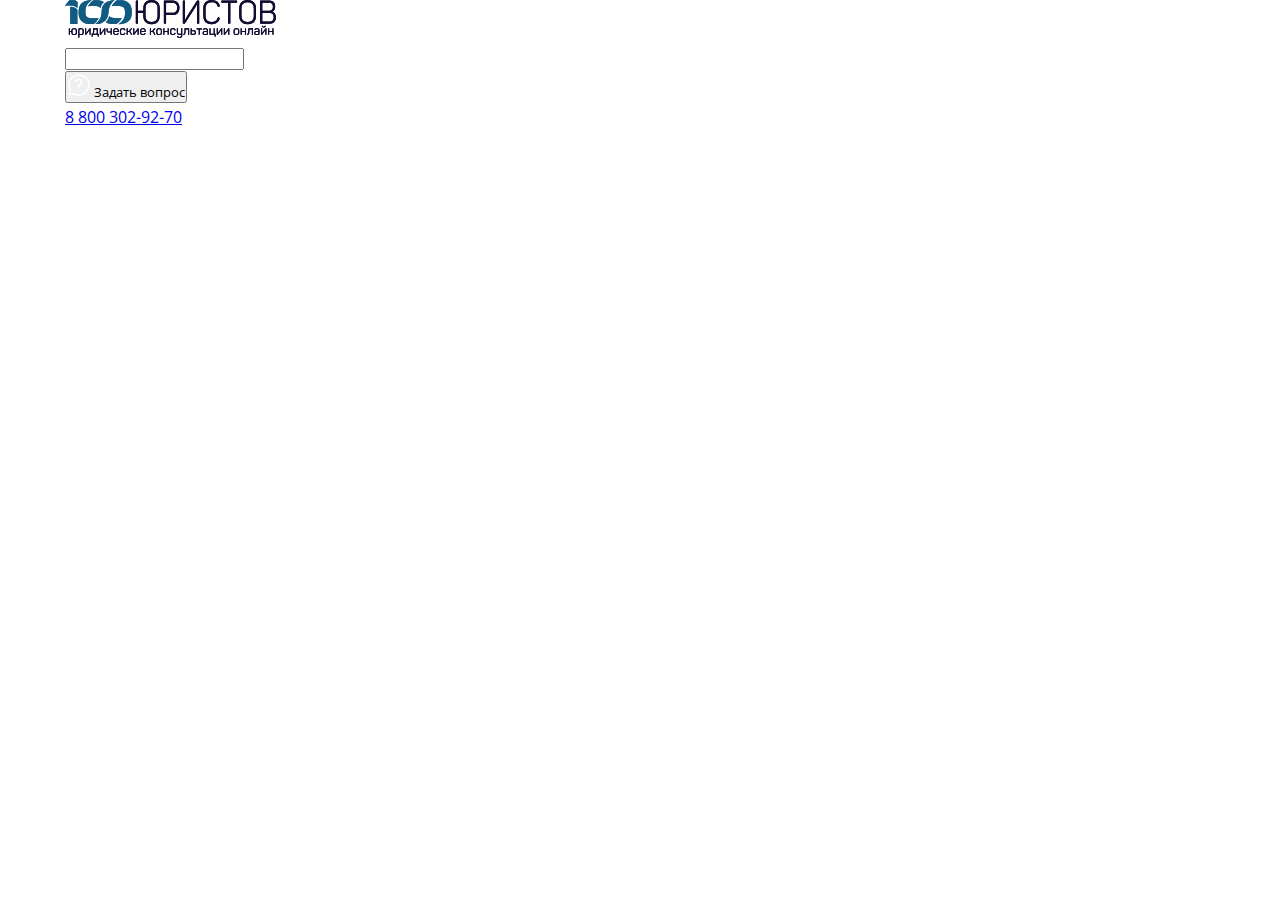
<file: index.html>
<!DOCTYPE html>
<html lang="en">

<head>
    <meta charset="UTF-8">
    <meta name="viewport" content="width=device-width, initial-scale=1.0">
    <title>Document</title>
    <link rel="stylesheet" href="./css/cdn.jsdelivr.net_npm_swiper@10_swiper-bundle.min.css">
    <link rel="stylesheet" href="./css/main.min.css">
</head>

<body>
    <!-- header -->
    <header class="header">
        <div class="container">
            <div class="header__top">
                <a href="#" class="site-logo">
                    <img src="./images/svg/logo.svg" alt="">
                </a>
                <form action="#" class="header__search-form">
                    <input type="text" class="header__search-input">
                </form>
                <button class="header__question-btn">
                    <img src="./images/svg/chat-bubble-question.svg" alt="">
                    <span>Задать вопрос</span>
                </button>
                <div class="header__info">
                    <a href="tel:8 800 302-92-70" class="header__tel-number">8 800 302-92-70</a>
                    <h4 class="header__info-subtitle"></h4>
                </div>
            </div>
        </div>
    </header>
    <!-- header end -->




    <script src="./js/cdn.jsdelivr.net_npm_swiper@10_swiper-element-bundle.min.js"></script>
    <script src="./js/app.js"></script>
</body>

</html>
</file>
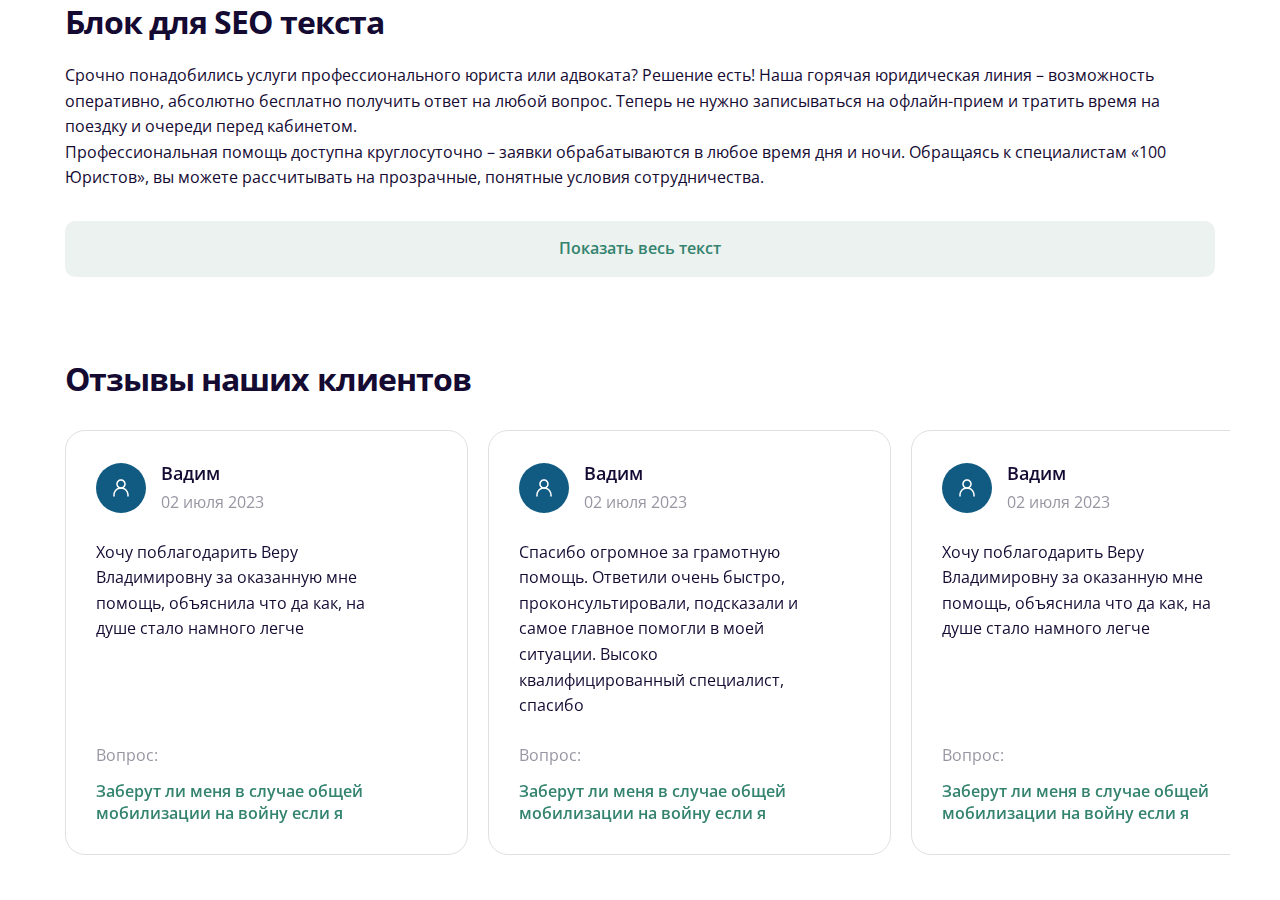
<file: bottom.html>
<!DOCTYPE html>
<html lang="en">

<head>
    <meta charset="UTF-8">
    <meta name="viewport" content="width=device-width, initial-scale=1.0">
    <title>Azizbek</title>
    <link rel="stylesheet" href="https://cdn.jsdelivr.net/npm/swiper@10/swiper-bundle.min.css" />
    <!-- <link rel="stylesheet" href="./css/cdn.jsdelivr.net_npm_swiper@10_swiper-bundle.min.css"> -->
    <link rel="stylesheet" href="./css/main.min.css">
</head>

<body>
    <!-- SEO -->
    <div class="seo">
        <div class="container">
            <h2 class="seo__title">Блок для SEO текста</h2>
            <p class="seo__text">Срочно понадобились услуги профессионального юриста или адвоката? Решение есть! Наша
                горячая юридическая линия – возможность оперативно, абсолютно бесплатно получить ответ на любой вопрос.
                Теперь не нужно записываться на офлайн-прием и тратить время на поездку и очереди перед кабинетом. <br>
                Профессиональная помощь доступна круглосуточно – заявки обрабатываются в любое время дня и ночи.
                Обращаясь к специалистам «100 Юристов», вы можете рассчитывать на прозрачные, понятные условия
                сотрудничества.</p>
            <button class="seo__btn">Показать весь текст</button>
        </div>
    </div>
    <!-- SEO END -->

    <!-- FEEDBACK -->
    <div class="feedback">
        <div class="container">
            <h2 class="feedback__title">Отзывы наших клиентов</h2>
            <div class="swiper feedback__swiper">
                <div class="swiper-wrapper feedback__wrapper">
                    <div class="swiper-slide feedback__slide">
                        <div class="feedback__top">
                            <div class="feedback__box">
                                <img src="./images//svg/feedback__user.svg" alt="user" width="24" height="24">
                            </div>
                            <div class="feedback__top-text-wrapper">
                                <h4 class="feedback__top-title">Вадим</h4>
                                <p class="feedback__top-text">02 июля 2023</p>
                            </div>
                        </div>
                        <p class="feedback__text">Хочу поблагодарить Веру Владимировну за оказанную мне помощь, объяснила что да как, на душе стало намного легче</p>
                        <div class="feedback__bottom">
                            <p class="feedback__bottom-question">Вопрос:</p>
                            <p class="feedback__bottom-text">Заберут ли меня в случае общей мобилизации на войну если я</p>
                        </div>
                    </div>
                    <div class="swiper-slide feedback__slide">
                        <div class="feedback__top">
                            <div class="feedback__box">
                                <img src="./images//svg/feedback__user.svg" alt="user" width="24" height="24">
                            </div>
                            <div class="feedback__top-text-wrapper">
                                <h4 class="feedback__top-title">Вадим</h4>
                                <p class="feedback__top-text">02 июля 2023</p>
                            </div>
                        </div>
                        <p class="feedback__text">Спасибо огромное за грамотную помощь. Ответили очень быстро, проконсультировали, подсказали и самое главное помогли в моей ситуации. Высоко квалифицированный специалист, спасибо</p>
                        <div class="feedback__bottom">
                            <p class="feedback__bottom-question">Вопрос:</p>
                            <p class="feedback__bottom-text">Заберут ли меня в случае общей мобилизации на войну если я</p>
                        </div>
                    </div>
                    <div class="swiper-slide feedback__slide">
                        <div class="feedback__top">
                            <div class="feedback__box">
                                <img src="./images//svg/feedback__user.svg" alt="user" width="24" height="24">
                            </div>
                            <div class="feedback__top-text-wrapper">
                                <h4 class="feedback__top-title">Вадим</h4>
                                <p class="feedback__top-text">02 июля 2023</p>
                            </div>
                        </div>
                        <p class="feedback__text">Хочу поблагодарить Веру Владимировну за оказанную мне помощь, объяснила что да как, на душе стало намного легче</p>
                        <div class="feedback__bottom">
                            <p class="feedback__bottom-question">Вопрос:</p>
                            <p class="feedback__bottom-text">Заберут ли меня в случае общей мобилизации на войну если я</p>
                        </div>
                    </div>
                    <div class="swiper-slide feedback__slide">
                        <div class="feedback__top">
                            <div class="feedback__box">
                                <img src="./images//svg/feedback__user.svg" alt="user" width="24" height="24">
                            </div>
                            <div class="feedback__top-text-wrapper">
                                <h4 class="feedback__top-title">Вадим</h4>
                                <p class="feedback__top-text">02 июля 2023</p>
                            </div>
                        </div>
                        <p class="feedback__text">Хочу поблагодарить Веру Владимировну за оказанную мне помощь, объяснила что да как, на душе стало намного легче</p>
                        <div class="feedback__bottom">
                            <p class="feedback__bottom-question">Вопрос:</p>
                            <p class="feedback__bottom-text">Заберут ли меня в случае общей мобилизации на войну если я</p>
                        </div>
                    </div>
                </div>
                
                <div class=" feedback__prev">
                    <img src="./images/svg/feedback__arrow.svg" alt="arrow" width="24" height="24">
                </div>
                <div class=" feedback__next">
                    <img src="./images/svg/feedback__arrow.svg" alt="arrow" width="24" height="24">
                </div>

            </div>
        </div>
    </div>
    <!-- FEEDBACK END -->

    <!-- <script src="./js/cdn.jsdelivr.net_npm_swiper@10_swiper-element-bundle.min.js"></script> -->
    <script src="https://cdn.jsdelivr.net/npm/swiper@10/swiper-bundle.min.js"></script>
    <script src="./js/app.js"></script>
</body>

</html>
</file>
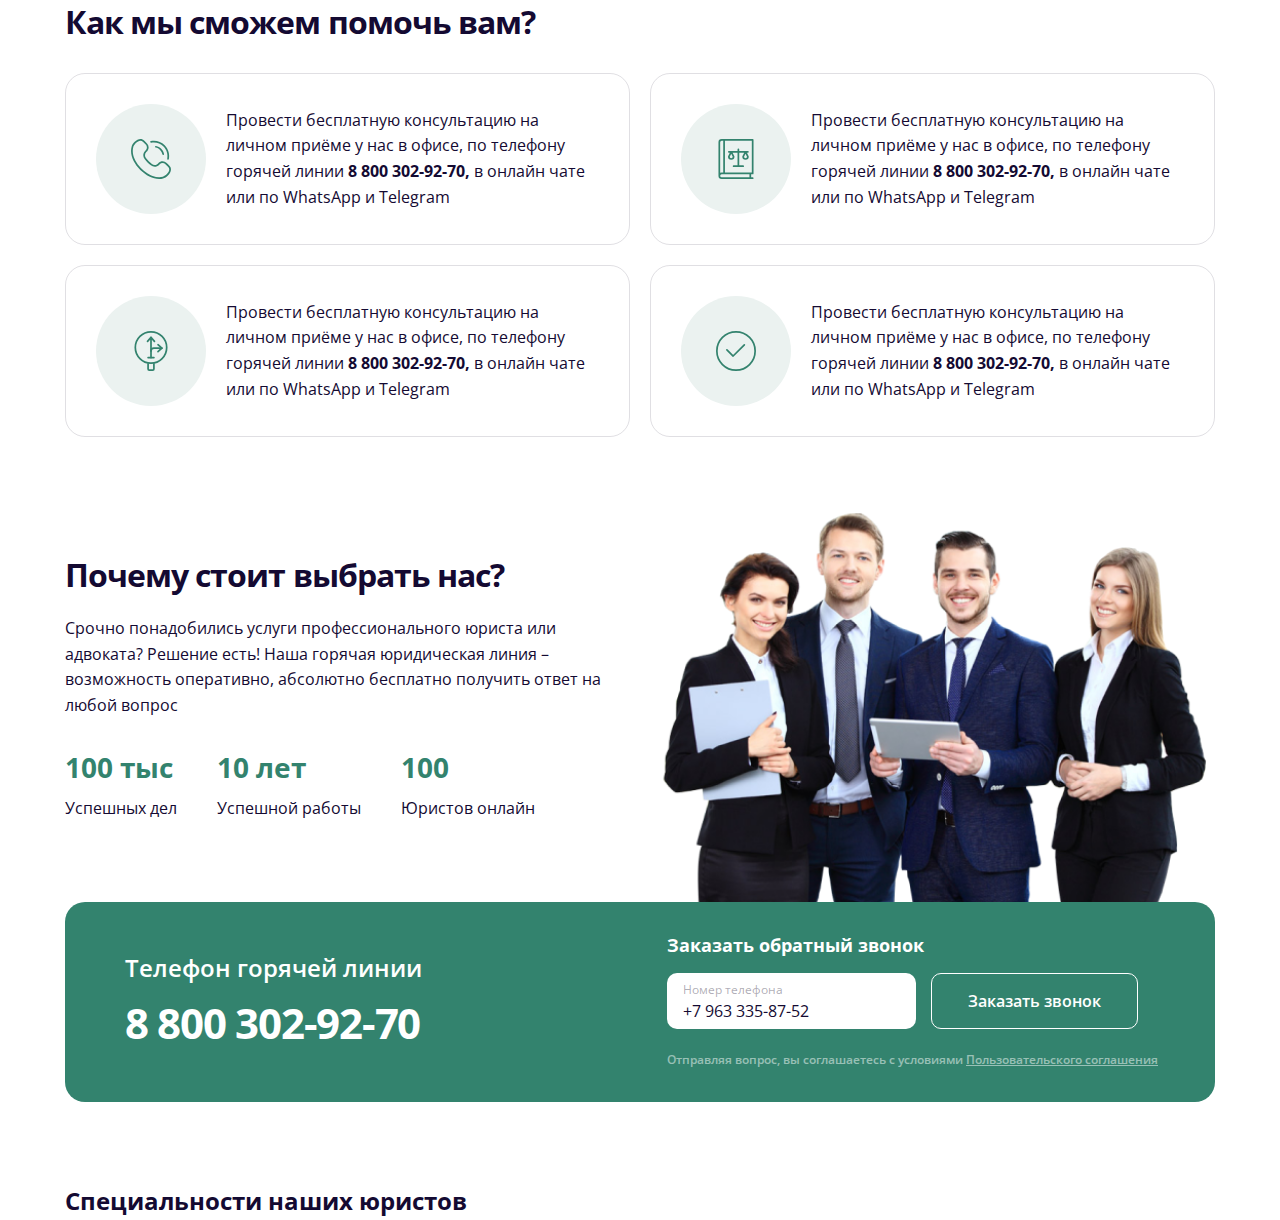
<file: center.html>
<!DOCTYPE html>
<html lang="en">

<head>
  <meta charset="UTF-8">
  <meta name="viewport" content="width=device-width, initial-scale=1.0">
  <title>Document</title>
  <link rel="stylesheet" href="./css/cdn.jsdelivr.net_npm_swiper@10_swiper-bundle.min.css">
  <link rel="stylesheet" href="./css/main.min.css">
</head>

<body>


  <!-- help section -->
  <div class="help">
    <div class="container">
      <h2 class="help__title"> Как мы сможем помочь вам? </h2>
      <div class="help__row">
        <!-- help section item 1-->
        <div class="help-item">
          <div class="help-item__img">
            <img src="images/svg/help-phone.svg" alt="phone icon">
          </div>
          <p class="help-item__text">
            Провести бесплатную консультацию на личном приёме у нас в офисе, по телефону горячей линии <span>8 800
              302-92-70,</span>
            в онлайн чате или по WhatsApp и Telegram
          </p>
        </div>
        <!-- help section item 2-->
        <div class="help-item">
          <div class="help-item__img">
            <img src="images/svg/help-book.svg" alt="book icon">
          </div>
          <p class="help-item__text">
            Провести бесплатную консультацию на личном приёме у нас в офисе, по телефону горячей линии <span>8 800
              302-92-70,</span>
            в онлайн чате или по WhatsApp и Telegram
          </p>
        </div>
        <!-- help section item 3-->
        <div class="help-item">
          <div class="help-item__img">
            <img src="images/svg/help-path.svg" alt="path icon">
          </div>
          <p class="help-item__text">
            Провести бесплатную консультацию на личном приёме у нас в офисе, по телефону горячей линии <span>8 800
              302-92-70,</span>
            в онлайн чате или по WhatsApp и Telegram
          </p>
        </div>
        <!-- help section item 4-->
        <div class="help-item">
          <div class="help-item__img">
            <img src="images/svg/help-check.svg" alt="check icon">
          </div>
          <p class="help-item__text">
            Провести бесплатную консультацию на личном приёме у нас в офисе, по телефону горячей линии <span>8 800
              302-92-70,</span>
            в онлайн чате или по WhatsApp и Telegram
          </p>
        </div>

      </div>
    </div>
  </div>

  <!-- choose -->
  <div class="choose">
    <div class="container">
      <div class="choose__row">
        <!-- choose main -->
        <div class="choose__main">
          <h2 class="choose__title">Почему стоит выбрать нас?</h2>
          <p class="choose__text">Срочно понадобились услуги профессионального юриста или адвоката? Решение есть! Наша
            горячая юридическая линия – возможность оперативно, абсолютно бесплатно получить ответ на любой вопрос
          </p>

          <div class="choose__results">
            <!-- choose result -->
            <div class="choose-result">
              <h3 class="choose-result__title">100 тыс</h3>
              <p class="choose-result__text">Успешных дел</p>
            </div>
            <!-- choose result -->
            <div class="choose-result">
              <h3 class="choose-result__title">10 лет</h3>
              <p class="choose-result__text">Успешной работы</p>
            </div>
            <!-- choose result -->
            <div class="choose-result">
              <h3 class="choose-result__title">100</h3>
              <p class="choose-result__text">Юристов онлайн</p>
            </div>
          </div>
        </div>
        <!-- choose img -->
        <div class="choose__img">
          <img src="./images/png/choose-peoples.png" alt="peoples image">
        </div>
      </div>
    </div>
  </div>


  <!-- hotline -->
  <div class="hotline">
    <div class="container">
      <div class="hotline__bg">
        <div class="hotline__row">
          <!-- hotline phone -->
          <div class="hotline-phone">
            <p class="hotline-phone__title">Телефон горячей линии</p>
            <h2 class="hotline-phone__number">8 800 302-92-70</h2>
          </div>

          <!-- hotline form -->
          <div class="hotline-form">
            <h4 class="hotline-form__title">Заказать обратный звонок </h4>
            <div class="hotline-form__row">
              <div class="hotline-form__input">
                <label class="hotline-form__label">
                  Номер телефона
                </label>
                <input type="text" value="+7 963 335-87-52"></input>
              </div>
              <button class="hotline-form__button">Заказать звонок</button>
            </div>
            <p class="hotline-from__description">Отправляя вопрос, вы соглашаетесь с условиями <a href="https://100yuristov.com/site/offer/">Пользовательского соглашения</a></p>
          </div>
        </div>
      </div>
    </div>
  </div>

  <!-- lawyers -->
  <div class="lawyers">
    <div class="container">
      <h2 class="lawyers__title">Специальности наших юристов</h2>
    </div>
  </div>





  <script src="./js/cdn.jsdelivr.net_npm_swiper@10_swiper-element-bundle.min.js"></script>
  <script src="./js/app.js"></script>
</body>

</html>
</file>
<file: css/main.min.css>
@font-face{font-family:"Open Sans";src:url("../fonts/OpenSans-SemiBold.woff2") format("woff2"),url("../fonts/OpenSans-SemiBold.woff") format("woff");font-weight:600;font-style:normal;font-display:swap}@font-face{font-family:"Open Sans";src:url("../fonts/OpenSans-Bold.woff2") format("woff2"),url("../fonts/OpenSans-Bold.woff") format("woff");font-weight:bold;font-style:normal;font-display:swap}@font-face{font-family:"Open Sans";src:url("../fonts/OpenSans-Regular.woff2") format("woff2"),url("../fonts/OpenSans-Regular.woff") format("woff");font-weight:normal;font-style:normal;font-display:swap}@font-face{font-family:"Open Sans";src:url("../fonts/OpenSans-Medium.woff2") format("woff2"),url("../fonts/OpenSans-Medium.woff") format("woff");font-weight:500;font-style:normal;font-display:swap}.choose__title,.help__title,.feedback__title,.seo__title{font-weight:700;font-size:32px;line-height:normal;letter-spacing:-0.96px;color:#140a32}.seo .container{margin-bottom:80px}@media(max-width: 500px){.seo .container{margin-bottom:40px}}.seo__title{margin-bottom:20px}@media(max-width: 500px){.seo__title{margin-bottom:15px}}.seo__text{font-weight:400;font-size:16px;line-height:25.6px;margin-bottom:30px}@media(max-width: 500px){.seo__text{font-weight:400;font-size:14px;line-height:22.4px;margin-bottom:20px}}.seo__btn{width:100%;max-width:100%;padding:16px 36px 18px;text-align:center;border-radius:10px;background:#ebf2f0;font-weight:600;font-size:16px;line-height:normal;color:#33836e;border:none}@media(max-width: 500px){.seo__btn{font-weight:600;font-size:14px;line-height:normal;padding:15px 24px 16px}}.feedback .container{position:relative}@media(max-width: 1300px){.feedback .container{padding-right:0}}.feedback__title{margin-bottom:30px}.feedback__swiper{position:initial !important}.feedback__slide{padding:30px;border:1px solid rgba(47,43,67,.15);border-radius:20px;height:auto;display:-webkit-box;display:-ms-flexbox;display:flex;-webkit-box-orient:vertical;-webkit-box-direction:normal;-ms-flex-direction:column;flex-direction:column}.feedback__top{display:-webkit-box;display:-ms-flexbox;display:flex;-webkit-box-align:center;-ms-flex-align:center;align-items:center;gap:15px;margin-bottom:24px}@media(max-width: 500px){.feedback__top{margin-bottom:16px}}.feedback__box{min-width:50px;min-height:50px;border-radius:50%;background:#115b82;display:-webkit-box;display:-ms-flexbox;display:flex;-webkit-box-align:center;-ms-flex-align:center;align-items:center;-webkit-box-pack:center;-ms-flex-pack:center;justify-content:center}.feedback__box img{width:24px;height:24px}.feedback__top-text-wrapper{display:-webkit-box;display:-ms-flexbox;display:flex;-webkit-box-orient:vertical;-webkit-box-direction:normal;-ms-flex-direction:column;flex-direction:column;gap:5px}.feedback__top-title{font-weight:600;font-size:18px;line-height:normal}@media(max-width: 500px){.feedback__top-title{font-weight:600;font-size:16px;line-height:normal}}.feedback__top-text{color:rgba(47,43,67,.5)}@media(max-width: 500px){.feedback__top-text{font-weight:400;font-size:12px;line-height:normal}}.feedback__text{width:100%;max-width:307px;margin-bottom:24px}@media(max-width: 500px){.feedback__text{font-weight:400;font-size:12px;line-height:normal;margin-bottom:16px}}.feedback__bottom{margin-top:auto !important}.feedback__bottom-question{color:rgba(47,43,67,.5);margin-bottom:12px}.feedback__bottom-text{font-weight:600;font-size:16px;line-height:normal;width:100%;max-width:307px;color:#33836e}@media(max-width: 500px){.feedback__bottom-text{font-weight:600;font-size:14px;line-height:normal}}.feedback__prev{position:absolute;top:50%;left:-50px;min-width:52px;min-height:52px;border-radius:50%;background:rgba(47,43,67,.04);display:-webkit-inline-box;display:-ms-inline-flexbox;display:inline-flex;-webkit-box-align:center;-ms-flex-align:center;align-items:center;-webkit-box-pack:center;-ms-flex-pack:center;justify-content:center;cursor:pointer;z-index:3}.feedback__prev img{-webkit-transform:rotate(180deg);-ms-transform:rotate(180deg);transform:rotate(180deg)}@media(max-width: 1350px){.feedback__prev{display:none}}.feedback__next{position:absolute;top:50%;right:-50px;min-width:52px;min-height:52px;border-radius:50%;background:rgba(47,43,67,.04);display:-webkit-inline-box;display:-ms-inline-flexbox;display:inline-flex;-webkit-box-align:center;-ms-flex-align:center;align-items:center;-webkit-box-pack:center;-ms-flex-pack:center;justify-content:center;cursor:pointer;z-index:3}@media(max-width: 1350px){.feedback__next{display:none}}.help{padding-bottom:80px}@media(max-width: 500px){.help{padding-bottom:40px}}.help__row{margin-top:30px;display:grid;grid-template-columns:repeat(auto-fit, minmax(400px, 1fr));gap:20px}@media(max-width: 940px){.help__row{grid-template-columns:repeat(auto-fit, minmax(359px, 1fr))}}@media(max-width: 400px){.help__row{grid-template-columns:1fr}}.help-item{border-radius:20px;padding:30px;border:1px solid rgba(47,43,67,.15);display:-webkit-box;display:-ms-flexbox;display:flex;-webkit-box-align:center;-ms-flex-align:center;align-items:center;gap:20px}@media(max-width: 940px){.help-item{-webkit-box-orient:vertical;-webkit-box-direction:normal;-ms-flex-direction:column;flex-direction:column;-webkit-box-align:start;-ms-flex-align:start;align-items:flex-start}}@media(max-width: 776px){.help-item{-webkit-box-orient:horizontal;-webkit-box-direction:normal;-ms-flex-direction:row;flex-direction:row;-webkit-box-align:center;-ms-flex-align:center;align-items:center}}@media(max-width: 467px){.help-item{-webkit-box-orient:vertical;-webkit-box-direction:normal;-ms-flex-direction:column;flex-direction:column;-webkit-box-align:start;-ms-flex-align:start;align-items:flex-start}}.help-item__img{width:110px;height:110px;border-radius:50%;background-color:#ebf2f0;padding:35px}@media(max-width: 776px){.help-item__img{padding:15px;width:54px;height:54px}}.help-item__img img{width:40px;height:40px}@media(max-width: 776px){.help-item__img img{width:24px;height:24px}}.help-item__text span{font-weight:700}.choose__row{display:-webkit-box;display:-ms-flexbox;display:flex;-webkit-box-align:end;-ms-flex-align:end;align-items:flex-end;-webkit-box-pack:justify;-ms-flex-pack:justify;justify-content:space-between}@media(max-width: 992px){.choose__row{-webkit-box-orient:vertical;-webkit-box-direction:normal;-ms-flex-direction:column;flex-direction:column}}.choose__main{-webkit-box-flex:1;-ms-flex:1;flex:1;padding:20px 0 80px 0}@media(max-width: 992px){.choose__main{width:100%;padding-bottom:30px}}.choose__text{margin-top:20px;max-width:560px}@media(max-width: 992px){.choose__text{max-width:100%}}.choose__results{margin-top:30px;display:-webkit-box;display:-ms-flexbox;display:flex;-webkit-box-align:center;-ms-flex-align:center;align-items:center;-webkit-box-pack:start;-ms-flex-pack:start;justify-content:flex-start;gap:40px}.choose__img{-webkit-box-flex:1;-ms-flex:1;flex:1;min-width:450px;width:560px;height:385px;position:relative}@media(max-width: 992px){.choose__img{width:100%;height:auto}}@media(max-width: 500px){.choose__img{min-width:100%}}.choose__img img{width:100%;height:auto;-o-object-position:bottom;object-position:bottom;position:absolute;bottom:0;display:block}@media(max-width: 992px){.choose__img img{height:100%;position:relative;-o-object-fit:cover;object-fit:cover}}.choose-result__title{font-weight:700;font-size:28px;line-height:normal;color:#33836e}@media(max-width: 500px){.choose-result__title{font-size:20px;letter-spacing:-0.6px}}.choose-result__text{margin-top:10px}@media(max-width: 500px){.choose-result__text{font-size:12px}}.hotline{padding-bottom:80px}@media(max-width: 500px){.hotline{padding-bottom:40px}}.hotline__bg{background-color:#33836e;border-radius:20px;overflow:hidden;padding:31px 57px 34px 60px}@media(max-width: 992px){.hotline__bg{padding:20px}}.hotline__row{display:-webkit-box;display:-ms-flexbox;display:flex;-webkit-box-align:center;-ms-flex-align:center;align-items:center;-webkit-box-pack:justify;-ms-flex-pack:justify;justify-content:space-between;gap:20px}@media(max-width: 992px){.hotline__row{-webkit-box-orient:vertical;-webkit-box-direction:normal;-ms-flex-direction:column;flex-direction:column;gap:10px}}.hotline-phone__title{color:#fff;font-weight:600;font-size:24px;line-height:normal}@media(max-width: 600px){.hotline-phone__title{font-size:18px}}.hotline-phone__number{margin-top:10px;font-weight:700;font-size:42px;line-height:normal;letter-spacing:-1.26px;color:#fff}@media(max-width: 600px){.hotline-phone__number{font-size:36px;letter-spacing:-1.08px}}@media(max-width: 992px){.hotline-form{width:100%;text-align:center}}.hotline-form__title{color:#fff;font-weight:700;font-size:18px;line-height:normal}@media(max-width: 600px){.hotline-form__title{font-size:16px}}.hotline-form__row{margin-top:16px;display:-webkit-box;display:-ms-flexbox;display:flex;-webkit-box-align:center;-ms-flex-align:center;align-items:center;gap:15px}@media(max-width: 600px){.hotline-form__row{-webkit-box-orient:vertical;-webkit-box-direction:normal;-ms-flex-direction:column;flex-direction:column}}.hotline-form__input{width:249px;background-color:#fff;border-radius:10px;padding:7.5px 16px;display:-webkit-box;display:-ms-flexbox;display:flex;-webkit-box-orient:vertical;-webkit-box-direction:normal;-ms-flex-direction:column;flex-direction:column;-webkit-box-align:start;-ms-flex-align:start;align-items:flex-start;gap:2px}@media(max-width: 992px){.hotline-form__input{-webkit-box-flex:0;-ms-flex:0 1 50%;flex:0 1 50%}}@media(max-width: 600px){.hotline-form__input{width:100%}}.hotline-form__input input{border:none;font-weight:400;font-size:16px;line-height:normal;color:#140a32;border-radius:5px}.hotline-form__input input:focus{outline:none}.hotline-form__label{font-weight:400;font-size:12px;line-height:normal;color:rgba(47,43,67,.4)}@media(max-width: 992px){.hotline-form__label{-webkit-box-flex:1;-ms-flex:1 1 50%;flex:1 1 50%}}.hotline-form__button{font-weight:600;font-size:16px;line-height:normal;color:#fff;display:-webkit-box;display:-ms-flexbox;display:flex;-webkit-box-align:center;-ms-flex-align:center;align-items:center;-webkit-box-pack:center;-ms-flex-pack:center;justify-content:center;width:207px;height:56px;background-color:rgba(0,0,0,0);outline:none;border-radius:10px;border:1px solid #fff;cursor:pointer;-webkit-transition:.3s ease;-o-transition:.3s ease;transition:.3s ease}@media(max-width: 992px){.hotline-form__button{-webkit-box-flex:1;-ms-flex:1 1 50%;flex:1 1 50%}}@media(max-width: 600px){.hotline-form__button{width:100%;padding:16px 0}}.hotline-form__button:hover{background-color:#fff;color:#33836e}.hotline-from__description{margin-top:22px;font-weight:600;font-size:12px;line-height:normal;color:rgba(255,255,255,.5)}.hotline-from__description a{font-weight:600;font-size:12px;line-height:normal;color:rgba(255,255,255,.5)}*{margin:0;padding:0;-webkit-box-sizing:border-box;box-sizing:border-box;font-family:"Open Sans",sans-serif}html{height:100%;scroll-behavior:smooth}body{height:100%;display:-webkit-box;display:-ms-flexbox;display:flex;-webkit-box-orient:vertical;-webkit-box-direction:normal;-ms-flex-direction:column;flex-direction:column;font-weight:400;font-size:16px;line-height:1.6;color:#140a32;background:#fff}.container{width:100%;max-width:1180px;margin:0 auto;padding:0 15px}main{-webkit-box-flex:1;-ms-flex-positive:1;flex-grow:1}
</file>
